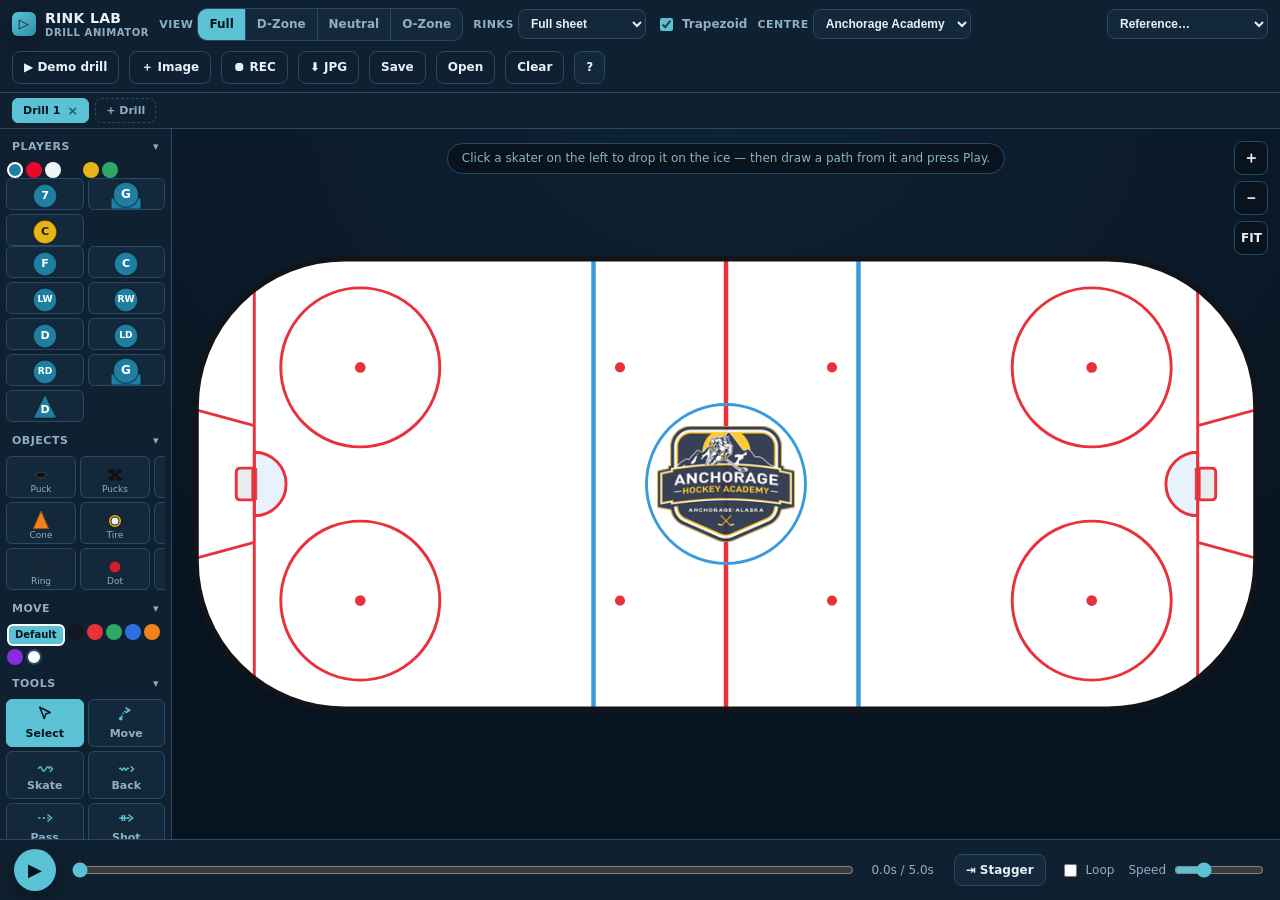
<file: index.html>
<!doctype html>
<meta charset="utf-8">
<meta name="viewport" content="width=device-width, initial-scale=1">
<title>Rink Lab — Drill Animator</title>
<link rel="stylesheet" href="style.css">


<div class="app">
  <!-- TOP -->
  <div class="top">
    <div class="brand"><span class="mark">▷</span><div>RINK&nbsp;LAB<small>DRILL ANIMATOR</small></div></div>

    <span class="lbl">View</span>
    <div class="seg" id="viewSeg"></div>

    <span class="lbl">Rinks</span>
    <select id="rinkSel" class="tbtn" style="padding:6px 8px;-webkit-appearance:menulist">
      <option value="full">Full sheet</option>
      <option value="half">Half sheet</option>
      <option value="halves">Two half sheets</option>
      <option value="twofull">Two full sheets</option>
    </select>
    <label class="tchk" style="color:var(--muted);font-weight:600"><input type="checkbox" id="trapChk" checked> Trapezoid</label>

    <span class="lbl">Centre</span>
    <select id="logoSel" class="tbtn" style="padding:6px 8px;-webkit-appearance:menulist">
      <option value="none">No logo</option>
      <option value="anchorage" selected>Anchorage Academy</option>
      <option value="krakenS">Seattle Kraken</option>
      <option value="youthS">Kraken (mono)</option>
      <option value="anchorLight">Anchor (ice)</option>
      <option value="anchorNavy">Anchor (navy)</option>
      <option value="upload">Upload…</option>
    </select>

    <div class="spacer"></div>
    <select id="refSel" class="tbtn" style="padding:6px 8px;-webkit-appearance:menulist" title="Drop a drill diagram on the ice to trace and animate over">
      <option value="">Reference…</option>
      <option value="stations">10U Stealth (stations)</option>
      <option value="swing">Figure-8 swing</option>
      <option value="flow">Flow / regroup</option>
      <option value="cones">Cone weave</option>
      <option value="uploadref">Upload…</option>
    </select>
    <button class="tbtn ghost" id="demoBtn" title="Load the 2v1 breakout example">▶ Demo&nbsp;drill</button>
    <button class="tbtn ghost" id="imgBtn" title="Insert a logo or photo for a client">＋ Image</button>
    <button class="tbtn ghost" id="recBtn" title="Record canvas to video (WebM)">⏺ REC</button>
    <button class="tbtn ghost" id="imgExportBtn" title="Export current view as JPG">⬇ JPG</button>
    <button class="tbtn ghost" id="exportBtn">Save</button>
    <button class="tbtn ghost" id="importBtn">Open</button>
    <button class="tbtn ghost" id="clearBtn">Clear</button>
    <button class="tbtn" id="helpBtn">?</button>
    <input type="file" id="imgFile" accept="image/*" hidden>
    <input type="file" id="jsonFile" accept="application/json,.json" hidden>
    <input type="file" id="logoFile" accept="image/*" hidden>
    <input type="file" id="refFile" accept="image/*" hidden>
  </div>

  <div class="scenebar" id="scenebar"></div>
  <div class="body">
    <!-- TRAY -->
    <div class="tray">
      <h4 class="tray-toggle" data-target="sec-players">Players <span class="tray-arrow">▾</span></h4>
      <div class="tray-sec" id="sec-players">
        <div class="swatchrow" id="swatches"></div>
        <div class="pieces player-grid" id="skaters"></div>
        <div class="pieces player-grid" id="positions"></div>
      </div>

      <h4 class="tray-toggle" data-target="sec-objects">Objects <span class="tray-arrow">▾</span></h4>
      <div class="tray-sec" id="sec-objects">
        <div class="pieces three-col" id="equip"></div>
      </div>

      <h4 class="tray-toggle" data-target="sec-move">Move <span class="tray-arrow">▾</span></h4>
      <div class="tray-sec" id="sec-move">
        <div class="swatchrow" id="objcolors"></div>
      </div>

      <h4 class="tray-toggle" data-target="sec-tools">Tools <span class="tray-arrow">▾</span></h4>
      <div class="tray-sec" id="sec-tools">
        <div class="toolgrid" id="tools"></div>
      </div>
    </div>

    <!-- STAGE -->
    <div class="stage">
      <canvas id="cv"></canvas>
      <div class="hint" id="hint"></div>
      <div class="zoomctl">
        <button id="zin" title="Zoom in">＋</button>
        <button id="zout" title="Zoom out">－</button>
        <button id="zfit" title="Fit view" style="font-size:12px">FIT</button>
      </div>

      <!-- INSPECTOR -->
      <div class="inspect" id="inspect">
        <div class="title"><span id="inspTitle">Selection</span><button id="inspClose">×</button></div>
        <div id="inspBody"></div>
      </div>
    </div>
  </div>

  <!-- TRANSPORT -->
  <div class="transport">
    <button class="play" id="playBtn" title="Play / pause (Space)">▶</button>
    <div class="scrub">
      <input type="range" id="scrubber" min="0" max="1000" value="0">
      <span class="time" id="timeLbl">0.0s / 5.0s</span>
    </div>
    <button class="tbtn" id="staggerBtn" title="Space out start times so pieces move one after another">⇥ Stagger</button>
    <label class="tchk"><input type="checkbox" id="loopChk"> Loop</label>
    <label class="tchk">Speed
      <input type="range" id="speed" min="2" max="12" step="0.5" value="5" style="width:90px">
    </label>
  </div>
</div>

<div class="toast" id="toast"></div>

<!-- SAVE DRILL MODAL -->
<div class="modal" id="saveModal">
  <div class="card" style="max-width:360px">
    <h2 style="font-size:16px;margin-bottom:12px">Save Drill</h2>
    <div class="field">
      <label>Drill name</label>
      <input type="text" id="drillNameInput" placeholder="e.g. 2v1 Breakout" maxlength="80" style="font-size:14px">
    </div>
    <p style="font-size:11px;color:var(--muted);margin:8px 0">File will download — save it to your <strong>Drills</strong> folder.</p>
    <div style="display:flex;gap:8px;margin-top:14px;justify-content:flex-end">
      <button class="tbtn ghost" id="saveModalCancel">Cancel</button>
      <button class="tbtn" id="saveModalConfirm" style="background:var(--accent);color:#04141c;border-color:var(--accent)">Download</button>
    </div>
  </div>
</div>

<!-- HELP -->
<div class="modal" id="modal">
  <div class="card">
    <h2>Rink Lab — quick start</h2>
    <p>A whiteboard that <b>moves</b>. Drop pieces on the ice, draw where they travel, press play.</p>

    <h3>Make a piece move</h3>
    <ol>
      <li>Click a <b>skater</b> (or any piece) in the tray, then click the ice to place it.</li>
      <li>Pick the <b>Move</b> tool and <b>drag from that piece</b> to draw where it travels. You'll see a shaded <b>lane</b> showing the range, with a faded ghost of the piece at the destination.</li>
      <li>Press <b>Play</b>. The piece glides along the lane. Give several pieces lanes and they move together.</li>
      <li>Reshape any lane: <b>Select</b> it and drag the dots. Move the piece and its lane follows.</li>
      <li>Want a rush that unfolds in order? Hit <b>⇥ Stagger</b>, or select a lane and set its <b>Start delay</b> and <b>Travel time</b>.</li>
    </ol>
    <p class="mini">The <b>Skate</b>, <b>Pass</b>, <b>Shot</b>, <b>Arrow</b> and <b>Pen</b> tools draw diagram lines only — they never move anything. Use <b>Move</b> for animation.</p>

    <h3>Carry &amp; pass a puck</h3>
    <ol>
      <li>Give your players their <b>Move</b> routes first.</li>
      <li>Select a <b>puck</b>. In its panel, <b>Set carrier</b> and click the player who starts with it.</li>
      <li><b>Add pass</b> and click the receiver. The puck rides the carrier, then passes to where the receiver <i>will be</i> (a lead pass), then rides them. Chain more passes for give-and-go, D-to-D, breakouts.</li>
      <li>Adjust each pass's timing with its slider so it lands on the tape.</li>
    </ol>

    <h3>Build the picture</h3>
    <ol>
      <li><b>Equipment</b> tray: nets, pucks, cones, tires, bumpers, dots, goalie, coach.</li>
      <li><b>View</b> isolates a zone (D-zone / neutral / O-zone). <b>2 rinks</b> runs split-ice stations.</li>
      <li><b>＋ Image</b> drops in a client logo or photo; drag and resize it like any piece.</li>
      <li><b>Select</b> tool: click to pick one, <b>drag a box</b> over empty ice to select many, <b>Shift-click</b> to add or remove. Then drag any to move them together, recolour, <kbd>⌘/Ctrl D</kbd> to duplicate, or <kbd>Delete</kbd> to remove the whole group.</li>
    </ol>

    <h3>Keep your work</h3>
    <p><b>Save</b> downloads the drill as a file; <b>Open</b> loads it back. <kbd>Space</kbd> play, <kbd>Esc</kbd> deselect, <kbd>Ctrl/⌘ Z</kbd> undo.</p>

    <div class="closerow"><button class="tbtn" id="helpClose">Got it</button></div>
  </div>
</div>

<script src="app.js"></script>
</file>
<file: style.css>
:root{
    --navy:#0A1622; --navy2:#0F2030; --panel:#13283A; --panel2:#193449;
    --line:#244A66; --ink:#E7F2F8; --muted:#8FB0C4; --ice:#EAF6FB; --ice2:#D6ECF4;
    --accent:#5BC2D6; --accentdk:#2E8FA8; --gold:#E7B416; --red:#E9072B;
    --shadow:0 8px 24px rgba(0,0,0,.35);
    --r:10px;
  }
  *{box-sizing:border-box}
  html,body{height:100%}
  body{margin:0;background:var(--navy);color:var(--ink);
    font:14px/1.4 "Inter",system-ui,Segoe UI,Roboto,Helvetica,Arial,sans-serif;
    -webkit-font-smoothing:antialiased;overflow:hidden;user-select:none;-webkit-user-select:none}
  button{font:inherit;color:inherit;cursor:pointer}
  .app{display:flex;flex-direction:column;height:100vh;width:100vw}

  /* top bar */
  .top{display:flex;flex-wrap:wrap;align-items:center;gap:10px;padding:8px 12px;background:var(--navy2);
    border-bottom:1px solid var(--line);flex:0 0 auto;z-index:5}
  .brand{display:flex;align-items:center;gap:9px;font-weight:800;letter-spacing:.3px}
  .brand .mark{width:24px;height:24px;border-radius:6px;
    background:linear-gradient(135deg,var(--accent),var(--accentdk));
    display:grid;place-items:center;color:#04141c;font-size:13px;box-shadow:var(--shadow)}
  .brand small{display:block;font-weight:600;font-size:10px;color:var(--muted);letter-spacing:.6px;margin-top:-2px}
  .seg{display:flex;background:var(--panel);border:1px solid var(--line);border-radius:var(--r);overflow:hidden}
  .seg button{background:transparent;border:0;padding:7px 11px;color:var(--muted);font-size:12px;font-weight:600;
    border-right:1px solid var(--line)}
  .seg button:last-child{border-right:0}
  .seg button.on{background:var(--accent);color:#04141c}
  .seg button:hover:not(.on){background:var(--panel2);color:var(--ink)}
  .top .spacer{flex:1}
  .tbtn{background:var(--panel);border:1px solid var(--line);border-radius:8px;padding:7px 11px;font-size:12px;
    font-weight:600;color:var(--ink);display:inline-flex;align-items:center;gap:6px}
  .tbtn:hover{background:var(--panel2)}
  .tbtn.ghost{background:transparent}
  .top .lbl{font-size:11px;color:var(--muted);font-weight:600;text-transform:uppercase;letter-spacing:.5px;margin-right:-6px}

  /* scene tabs */
  .scenebar{display:flex;align-items:center;gap:6px;padding:5px 12px;background:var(--navy2);
    border-bottom:1px solid var(--line);flex:0 0 auto;overflow-x:auto;min-height:36px}
  .scenetab{padding:4px 10px;border-radius:6px;font-size:11px;font-weight:700;
    border:1px solid var(--line);background:var(--panel);color:var(--muted);cursor:pointer;
    white-space:nowrap;display:flex;align-items:center;gap:5px}
  .scenetab:hover:not(.on){background:var(--panel2);color:var(--ink)}
  .scenetab.on{background:var(--accent);color:#04141c;border-color:var(--accent)}
  .scenetab-x{font-size:13px;line-height:1;opacity:.6;margin-left:2px}
  .scenetab-x:hover{opacity:1}
  .scenetab-add{background:transparent;border-style:dashed;color:var(--muted)}
  .scenetab-add:hover{background:var(--panel);color:var(--ink)}

  .body{flex:1;display:flex;min-height:0}

  /* tray */
  .tray{width:172px;flex:0 0 auto;background:var(--navy2);border-right:1px solid var(--line);
    padding:5px 6px;overflow-y:auto}
  .tray h4{margin:8px 2px 4px;font-size:11px;letter-spacing:.5px;text-transform:uppercase;color:var(--muted)}
  .tray h4:first-child{margin-top:2px}
  .tray-toggle{cursor:pointer;display:flex;justify-content:space-between;align-items:center;
    padding:3px 4px;border-radius:5px;user-select:none}
  .tray-toggle:hover{background:var(--panel2);color:var(--ink)}
  .tray-arrow{font-size:11px;transition:transform .18s}
  .tray-toggle.collapsed .tray-arrow{transform:rotate(-90deg)}
  .tray-sec{overflow:hidden;transition:max-height .2s ease}
  .tray-sec.collapsed{max-height:0!important}
  .tray-sec>*{overflow-x:auto}
  .toolgrid{display:grid;grid-template-columns:1fr 1fr;gap:4px}
  .tool{background:var(--panel);border:1px solid var(--line);border-radius:6px;padding:5px 4px;
    display:flex;flex-direction:column;align-items:center;gap:3px;font-size:11px;font-weight:600;color:var(--muted)}
  .tool svg{width:18px;height:18px}
  .tool:hover{background:var(--panel2);color:var(--ink)}
  .tool.on{background:var(--accent);color:#04141c;border-color:var(--accent)}
  .tool.on svg *{stroke:#04141c}
  .pieces{display:grid;grid-template-columns:1fr 1fr;gap:4px}
  .pieces.three-col{grid-template-columns:1fr 1fr 1fr}
  .pieces.player-grid .piece{height:32px}
  .piece{background:var(--panel);border:1px solid var(--line);border-radius:6px;height:42px;
    display:grid;place-items:center;position:relative}
  .piece:hover{background:var(--panel2);border-color:var(--accentdk)}
  .piece canvas{pointer-events:none}
  .piece .nm{position:absolute;bottom:1px;left:0;right:0;text-align:center;font-size:9px;color:var(--muted)}
  .swatchrow{display:flex;flex-wrap:wrap;gap:3px;margin:1px 1px 0}
  .sw{width:16px;height:16px;border-radius:50%;border:2px solid transparent;cursor:pointer}
  .sw.on{border-color:#fff;box-shadow:0 0 0 1px var(--navy)}

  /* canvas */
  .stage{flex:1;position:relative;min-width:0;background:
    radial-gradient(120% 120% at 50% 0%, #0E2233 0%, #081320 70%)}
  #cv{position:absolute;inset:0;width:100%;height:100%;display:block;cursor:crosshair}
  #cv.select{cursor:default}
  #cv.pan{cursor:grab}
  .hint{position:absolute;left:50%;top:14px;transform:translateX(-50%);background:rgba(8,18,28,.85);
    border:1px solid var(--line);padding:6px 14px;border-radius:999px;font-size:12px;color:var(--muted);
    pointer-events:none;white-space:nowrap;max-width:90%;text-overflow:ellipsis;overflow:hidden}
  .zoomctl{position:absolute;right:12px;top:12px;display:flex;flex-direction:column;gap:6px}
  .zoomctl button{width:34px;height:34px;border-radius:8px;background:rgba(8,18,28,.8);
    border:1px solid var(--line);font-size:16px;font-weight:700;display:grid;place-items:center}
  .zoomctl button:hover{background:var(--panel2)}

  /* inspector */
  .inspect{position:absolute;right:12px;bottom:12px;width:230px;background:rgba(10,20,30,.94);
    border:1px solid var(--line);border-radius:12px;padding:12px;box-shadow:var(--shadow);display:none}
  .inspect.show{display:block}
  .inspect .title{font-weight:700;font-size:12px;margin-bottom:8px;display:flex;justify-content:space-between;align-items:center}
  .inspect .title button{background:none;border:0;color:var(--muted);font-size:16px;line-height:1}
  .field{margin:8px 0}
  .field label{display:block;font-size:10px;text-transform:uppercase;letter-spacing:.5px;color:var(--muted);margin-bottom:4px}
  .field input[type=text],.field input[type=number]{width:100%;background:var(--panel);border:1px solid var(--line);
    border-radius:7px;color:var(--ink);padding:6px 8px;font:inherit}
  .field input[type=range]{width:100%;accent-color:var(--accent)}
  .row2{display:flex;gap:8px}
  .row2>*{flex:1}
  .del{width:100%;margin-top:6px;background:rgba(233,7,43,.15);border:1px solid rgba(233,7,43,.5);
    color:#ff8a9a;border-radius:8px;padding:7px;font-weight:700}
  .del:hover{background:rgba(233,7,43,.28)}
  .mini{font-size:11px;color:var(--muted);margin:2px 0 8px}

  /* bottom transport */
  .transport{flex:0 0 auto;background:var(--navy2);border-top:1px solid var(--line);
    display:flex;align-items:center;gap:14px;padding:9px 14px}
  .play{width:42px;height:42px;border-radius:50%;border:0;background:var(--accent);color:#04141c;
    font-size:18px;display:grid;place-items:center;box-shadow:var(--shadow)}
  .play:hover{background:#6fd0e3}
  .scrub{flex:1;display:flex;align-items:center;gap:10px}
  .scrub input[type=range]{flex:1;accent-color:var(--accent)}
  .time{font-variant-numeric:tabular-nums;font-size:12px;color:var(--muted);min-width:74px;text-align:center}
  .tchk{display:flex;align-items:center;gap:6px;font-size:12px;color:var(--muted)}
  .tchk input{accent-color:var(--accent)}
  kbd{background:var(--panel);border:1px solid var(--line);border-bottom-width:2px;border-radius:5px;
    padding:1px 5px;font:11px ui-monospace,monospace;color:var(--ink)}
  .toast{position:fixed;left:50%;bottom:78px;transform:translateX(-50%) translateY(20px);opacity:0;
    background:#08131e;border:1px solid var(--accentdk);color:var(--ink);padding:8px 16px;border-radius:999px;
    font-size:12.5px;transition:.25s;pointer-events:none;z-index:30}
  .toast.show{opacity:1;transform:translateX(-50%) translateY(0)}

  /* help modal */
  .modal{position:fixed;inset:0;background:rgba(4,10,16,.7);display:none;place-items:center;z-index:40}
  .modal.show{display:grid}
  .card{width:min(560px,92vw);max-height:86vh;overflow:auto;background:var(--navy2);border:1px solid var(--line);
    border-radius:16px;padding:22px 24px;box-shadow:var(--shadow)}
  .card h2{margin:0 0 4px;font-size:18px}
  .card h3{margin:18px 0 6px;font-size:13px;color:var(--accent);text-transform:uppercase;letter-spacing:.6px}
  .card p,.card li{color:var(--muted);font-size:13.5px}
  .card ol{padding-left:18px;margin:6px 0}
  .card .x{position:absolute}
  .card .closerow{display:flex;justify-content:flex-end;margin-top:18px}
  @media (max-width:760px){
    .tray{width:150px}
    .inspect{width:200px}
    .seg button{padding:7px 8px}
  }
</file>
